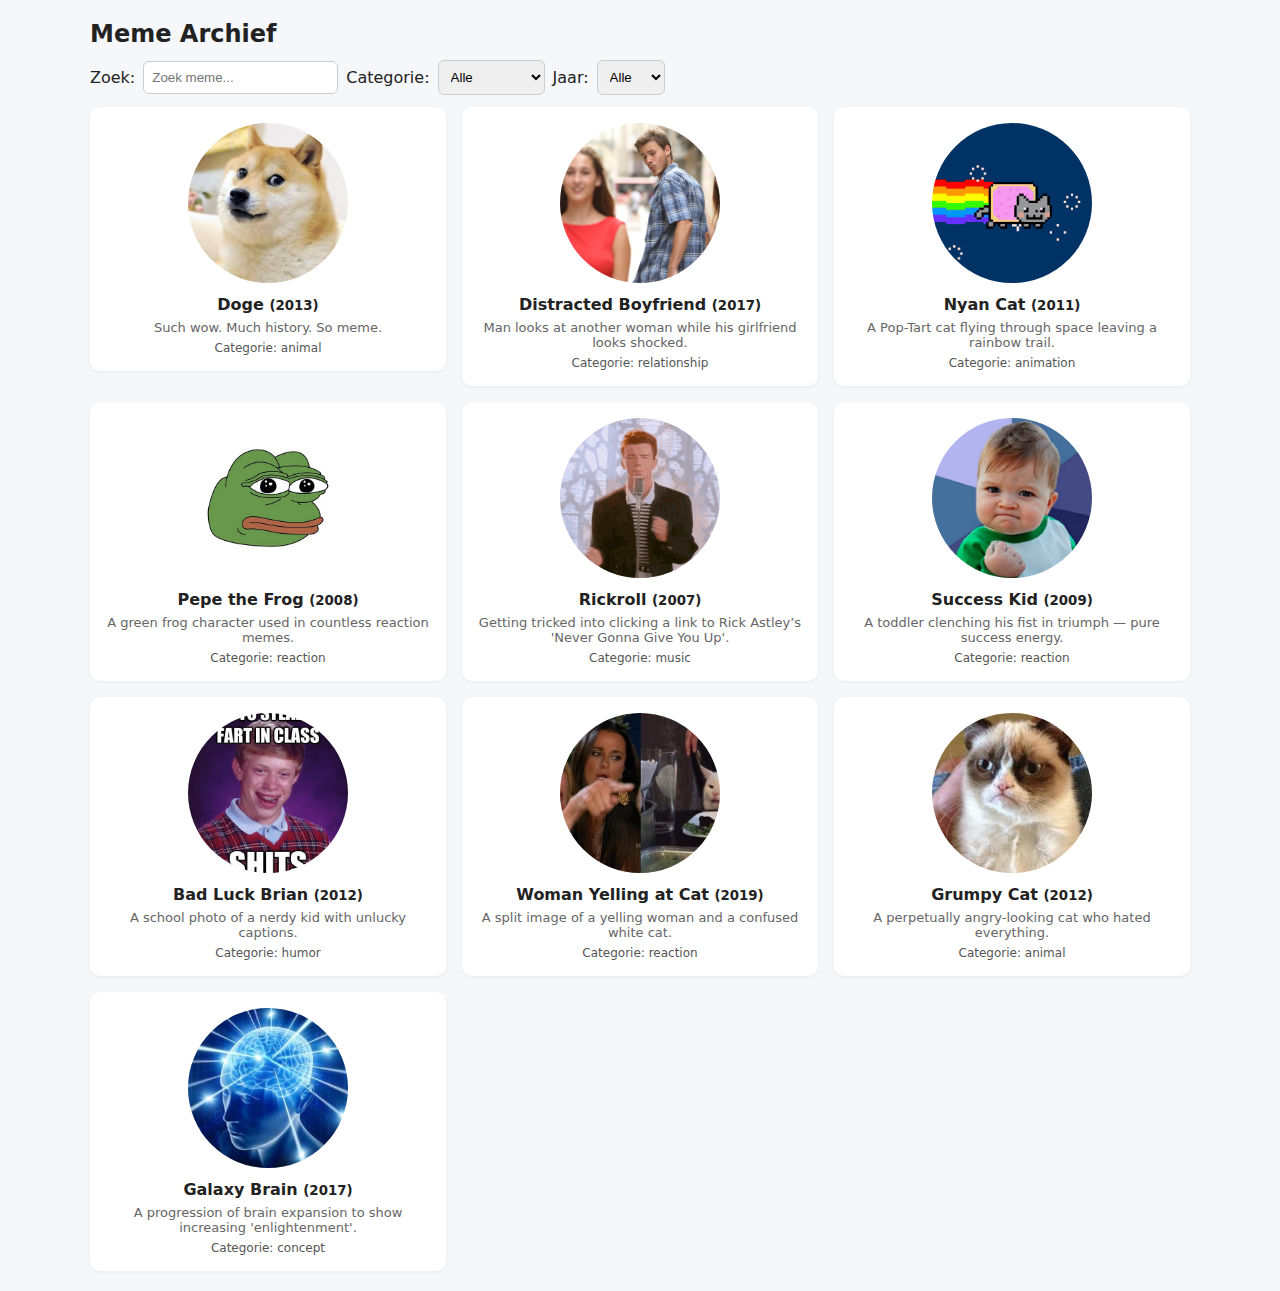
<file: aangeleverd/index.html>
<!DOCTYPE html>
<html lang="en">
<head>
    <meta charset="UTF-8">
    <meta name="viewport" content="width=device-width, initial-scale=1.0">
    <title>Meme Archive Browser</title>
    <link rel="stylesheet" href="./style/style.css">
    <script type="module" src="./scripts/main.js" defer></script>
</head>
<body>
    <main>
        <header>
            <h1>Meme Archief</h1>
        </header>

        <section id="controls">
            <label for="searchInput">Zoek: </label>
            <input id="searchInput" type="search" placeholder="Zoek meme..." />

            <label for="categoryFilter">Categorie: </label>
            <select id="categoryFilter">
                <option value="all">Alle</option>
            </select>

            <label for="yearFilter">Jaar: </label>
            <select id="yearFilter">
                <option value="all">Alle</option>
            </select>
        </section>

        <div id="loading" aria-live="polite"></div>

        <section id="memes" aria-live="polite"></section>
    </main>
</body>
</html>
</file>
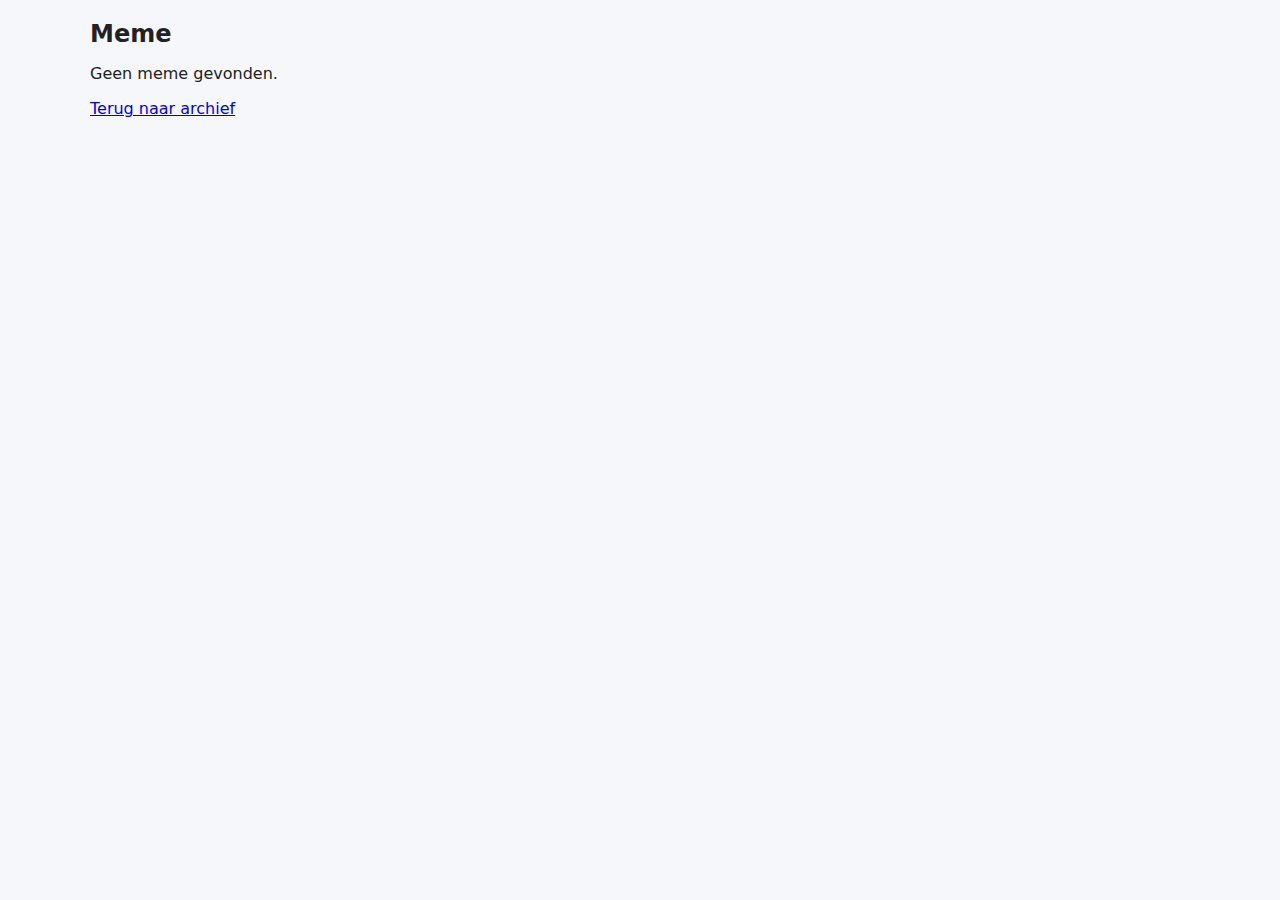
<file: aangeleverd/meme.html>
<!doctype html>
<html lang="nl">
<head>
  <meta charset="utf-8">
  <meta name="viewport" content="width=device-width,initial-scale=1">
  <title>Meme detail</title>
  <link rel="stylesheet" href="./style/style.css">
  <script type="module" src="./scripts/detail.js" defer></script>
</head>
<body>
  <main>
    <header>
      <h1 id="title">Meme</h1>
    </header>
    <div id="loading"></div>
    <section id="meme-detail"></section>
    <p><a href="index.html">Terug naar archief</a></p>
  </main>
</body>
</html>
</file>
<file: aangeleverd/style/style.css>
:root{
  --bg: #f6f7fb;
  --card: #ffffff;
  --muted: #666;
  --gap: 16px;
}
*{box-sizing:border-box}
body{
  margin:0;
  font-family:system-ui, -apple-system, 'Segoe UI', Roboto, 'Helvetica Neue', Arial;
  background:var(--bg);
  color:#222;
  padding:20px;
}
main{max-width:1100px;margin:0 auto}
header h1{margin:0 0 12px;font-size:24px}
#controls{display:flex;gap:8px;flex-wrap:wrap;align-items:center;margin-bottom:12px}
#searchInput{padding:8px;border-radius:6px;border:1px solid #ccc;min-width:160px}
select{padding:8px;border-radius:6px;border:1px solid #ccc}
#loading{margin-bottom:12px;color:var(--muted)}

#memes{
  display:grid;
  grid-template-columns:repeat(3,1fr);
  gap:var(--gap);
}
.meme-card{
  background:var(--card);
  border-radius:10px;
  padding:12px;
  display:flex;
  flex-direction:column;
  align-items:center;
  text-align:center;
  box-shadow:0 1px 4px rgba(0,0,0,0.06);
}
.meme-card img{
  width:160px;
  height:160px;
  border-radius:50%;
  object-fit:cover;
  margin-bottom:12px;
  display:block;
}
.meme-link{color:inherit;text-decoration:none}
.meme-card{padding:16px}
.meme-card h2{font-size:16px;margin:0 0 6px}
.caption{font-size:13px;color:var(--muted);margin:0 0 6px}
.meta{font-size:12px;color:#555;margin:0}

@media (max-width:900px){
  #memes{grid-template-columns:repeat(2,1fr)}
}
@media (max-width:600px){
  #memes{grid-template-columns:1fr}
}
</file>
